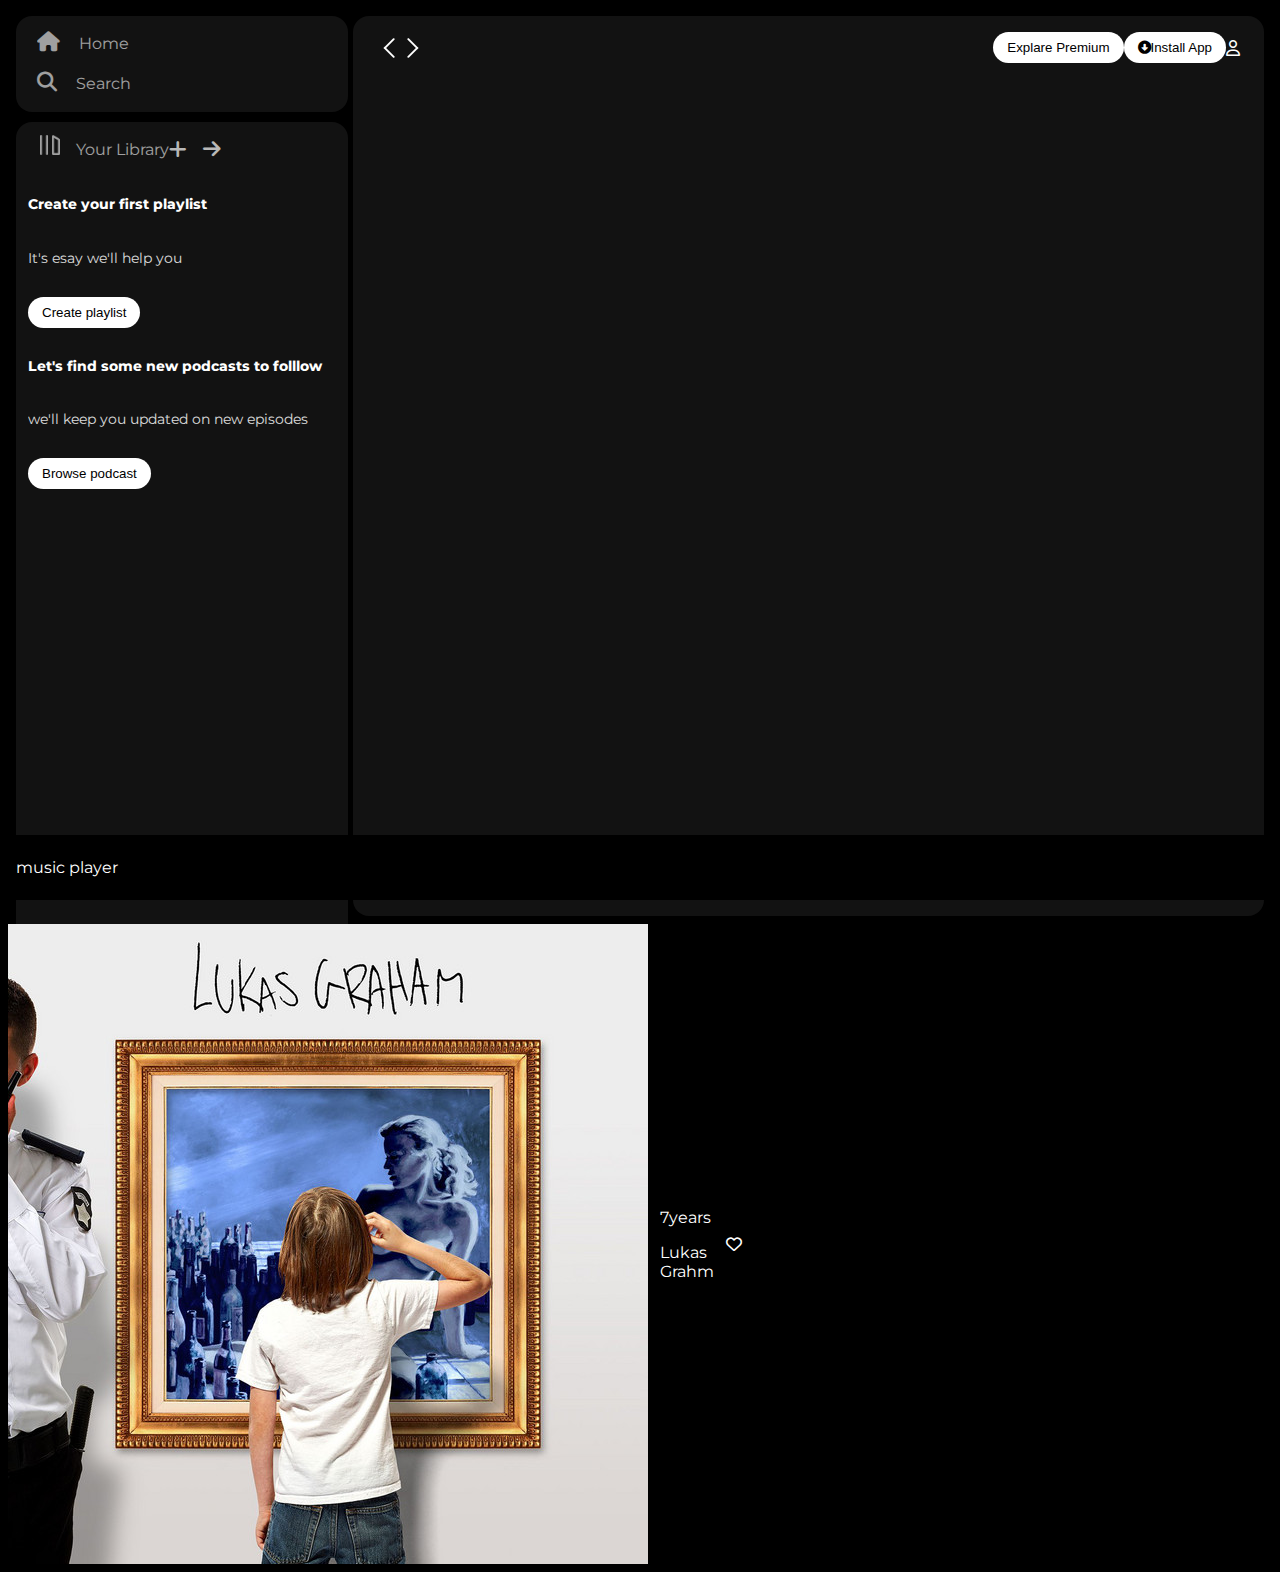
<file: index.html>
<!DOCTYPE html>
<html lang="en">

<head>
    <meta charset="UTF-8">
    <meta name="viewport" content="width=device-width, initial-scale=1.0">
    <link rel="stylesheet" href="https://cdnjs.cloudflare.com/ajax/libs/font-awesome/6.7.2/css/all.min.css">
    <link rel="icon" href="./assets/logo.png">
    <title>Spotify - Web Player: Music for everyone</title>
    <link rel="stylesheet" href="style2.css">
    <link rel="preconnect" href="https://fonts.googleapis.com">
    <link rel="preconnect" href="https://fonts.gstatic.com" crossorigin>
    <link href="https://fonts.googleapis.com/css2?family=Montserrat:ital,wght@0,100..900;1,100..900&display=swap"
        rel="stylesheet">
</head>

<body>
    <div class="main">
        <div class="sidebar">
            <div class="nav">
                <div class="nav-option">
                    <i class="fa-solid fa-house"></i>
                    <a href="#">Home</a>
                </div>
                <div class="nav-option">
                    <i class="fa-solid fa-magnifying-glass"></i>
                    <a href="#">Search</a>

                </div>
            </div>
            <div class="library">
                <div class="options">
                    <div class="lib-option nav-option">
                        <img src="./assets/library_icon.png" alt="">
                        <a href="#">Your Library</a>
                    </div>
                    <div class="icons">
                        <i class="fa-solid fa-plus"></i>
                        <i class="fa-solid fa-arrow-right"></i>
                    </div>
                </div>
                <div class="lib-box">
                    <div class="box">
                        <p class="box-p1">Create your first playlist</p>
                        <p class="box-p2">It's esay we'll help you</p>
                        <button class="badge">Create playlist</button>
                    </div>
                    <div class="box">
                        <p class="box-p1">Let's find some new podcasts to folllow </p>
                        <p class="box-p2">we'll keep you updated on new episodes</p>
                        <button class="badge">Browse podcast</button>
                    </div>
                </div>
            </div>
        </div>

        <div class="main-content">
            <div class="sticky-nav">
                <div class="sticky-nav-options">
                    <img src="./assets/backward_icon.png" alt="">
                    <img src="./assets/forward_icon.png" alt="">
                </div>
                <div class="sticky-nav-options">
                    <button class="badge">Explare Premium</button>
                    <button class="badge"><i class="fa-solid fa-circle-down"></i>Install App</button>
                    <i class="fa-regular fa-user"></i>
                </div>


            </div>
            <div class="cards"></div>
        </div>
        <div class="music-player">
            music player
        </div>
    </div>
</body>

</html>

 <div class="album">
                <img src="./assets/7years.jpg" class="album-img">
              <div class="album-info"> 
                 <p class="album-name">7years</p>
                 <p class="album-singer">Lukas Grahm</p></div>
                 <i class="fa-regular fa-heart"></i>
</file>
<file: style2.css>
body{
    background-color: black;
    color: white;
    font-family: "Montserrat", sans-serif;
    overflow: hidden; 
}

a{
    text-decoration: none;
    color: #fff;
}

.main{
    display: flex;
    height: 100vh;
    padding: 0.5rem;
}

.sidebar{
    width: 20.75rem;
    height: 100vh;
    margin-right: 0.313rem;
    background-color: black;
    border-radius: 1rem;
}




.nav{
    border-radius: 1rem;
    background-color: #121212;
    display: flex;
    flex-direction: column;
    line-height: 2.5rem;
    padding: 0.5rem 0.9rem;
    margin-bottom: 0.62rem;
    padding-left: 1.313rem;
}
.nav-option{
    opacity: 0.6;
}
.nav-option:hover{
    opacity: 1;
}
.nav i{
    padding-right: 0.95rem;
    font-size: 1.25rem;
}

.library{
    height: 90%;
    border-radius: 1rem;
    background-color: #121212;
    /* display: flex;
    flex-direction: column; */
    line-height: 2.5rem;
    padding: 0.5rem 0.75rem;
}

.options{
    display: flex;
}

.lib-options a{
    opacity: 0.6;
    margin-right: 5.75rem;
}
.lib-options a:hover{
    opacity: 1;
    
}

.library img{
    height: 1.25rem;
    width: 1.25rem;
    padding-right: 0.75rem;
    padding-left: 0.75rem;
}
.icons{
    padding-top: 0.563rem;
    font-size: 1.25rem;
    display: flex;
    justify-content: space-evenly;
    opacity: 0.7;
}
.icons:hover{
    opacity: 1;
}
.icons i{
    margin-right: 1rem;
}

/* BOXES */
.lib-box1{background-color: #232323;
    height: 8rem;
    border-radius: 0.65rem;
    padding-left: 0.938rem;
    padding-top: 0.75rem;
    padding-bottom: 0.625rem;
    margin-top: 0.625rem;
}
.box-p1{
    font-weight: 750;
    font-size: 0.87rem;
    margin-bottom: 0px;
}
.box-p2{
    font-size: 0.87rem;
    opacity: 0.85;
}
.badge{
    border-radius: 1.25rem;
    padding: 0.5rem 0.875rem;
    background-color: #fff;
    border: none;
}
.dark-badge{
    background-color: black;
    color: white;
}


.lib-box2{
    background-color: #232323;
    height: 8rem;
    border-radius: 0.65rem;
    padding-left: 0.938rem;
    padding-top: 0.75rem;
    padding-bottom: 0.625rem;
    margin-top: 0.625rem;
}
.box2-p1{
    font-weight: 750;
    font-size: 0.87rem;
    margin-bottom: 0px;
}
.box2-p2{
    font-size: 0.87rem;
    opacity: 0.85;
}


/* MAIN CONTENT */
.main-content{
    flex: 1;
    height: 100vh;
    background-color: #121212;
    border-radius: 1rem;
    overflow: auto;
    padding: 0 1.5rem 0 1.5rem;
}

.sticky-nav {
    position: sticky;
    top: 0;
    background-color: #121212;
    display: flex;
    justify-content: space-between;
    align-items: center;
    padding: 1rem 0 1rem 0;
    z-index:10 ;
}

.sticky-nav-icons{
    margin-left: 0.75rem;
}

.sticky-nav-options{
    display: flex;
    justify-content: center;
    align-items: center;

}
.nav-item{
    margin-right: 1rem;
}

@media (max-width: 1000px){
    .hide{
        display: none;
    }
}
.card{
    background-color: #232323;
    width: 150px;
    border-radius: 0.5rem;
    padding: 1rem;
    margin-left: 1.5rem ;
    margin-top: 1rem;
}

.cards-container{
    display:flex;
    flex-wrap:wrap;
}

.card-img{
    width: 100%;
    border-radius: 0.5rem;

}
.card-title{
    font-weight: 600;
}

.card-info{
    font-size: 0.85rem;
    opacity: 0.5;
}

.footer{
    height: 200px;
    display: flex;
    align-items: center;
    justify-content: center;
}

.line{
width: 90%;
height: 90%;
border-top: 1px solid #fff;
opacity:0.4;
}

.music-player{
    width: 100%;
    height: 65px;
    position: fixed;
    bottom: 0px;
    background-color: black;
    display: flex;
    justify-content: space-between;
    align-items: center;
}

.album{
    width: 25%;
}

.player{
    width: 50%;
}

.controls{
    width: 25%;
}

.player-controls{
    display: flex;
    justify-content: center;
    align-items: center;
}
.player-controls-icon{
    height: 1rem;
    margin-right: 1.75rem;
    opacity: 0.7;
}

.player-controls-icon:hover {
    opacity: 1;
}

.playback-bar{
    display: flex;
    justify-content: center;
    align-items: center;
}

.progress-bar{
    width: 70%;
    appearance: none;
    background-color: transparent;
    cursor: pointer;

}
.progress-bar::-webkit-slider-runnable-track{
    background-color: #ddd;
    border-radius: 100px;
    height: 0.2rem;
}

.progress-bar::-webkit-slider-thumb{
    appearance: none;
    height: 1rem;
    width: 1rem;
    background-color:#1bd760;
    border-radius: 50%;
    margin-top: -6px;
}

.album {
    margin-right: 0.5rem;
    width: 25%;
    display: flex;
    align-items: center;
    /* justify-content: space-between; */
    gap: 0.75rem;
}

.album-icon {
    height: 3.5rem;
    width: 3.5rem;
    border-radius: 0.25rem;
}

.song-info {
    margin-left: 0.75rem;
    display: flex;
    flex-direction: column;
    justify-content: center;
}

.song-name {
    font-size: 0.9rem;
    font-weight: 600;
}

.artist-name {
    font-size: 0.75rem;
    opacity: 0.8;
}

.album-imgs {
    display: flex;
    gap: 0.5rem;
    align-items: center;
    margin-top: 10px;
}

.album-control-img {
    
    height: 2rem;
    opacity: 0.7;
    cursor: pointer;
}

.album-control-img:hover {
    opacity: 1;
}
.controls {
    width: 25%;
    display: flex;
    justify-content: flex-end;
    align-items: center;
    gap: 0.75rem;
    margin-right: 2rem;
}

.side-control-icon {
    height: 1.5rem;
    opacity: 0.7;
    cursor: pointer;
}

.side-control-icon:hover {
    opacity: 1;
}

.volume-icon {
    font-size: 1.2rem;
    opacity: 0.7;
    cursor: pointer;
}

.volume-icon:hover {
    opacity: 1;
}

.range {
    width: 6rem;
}
</file>
